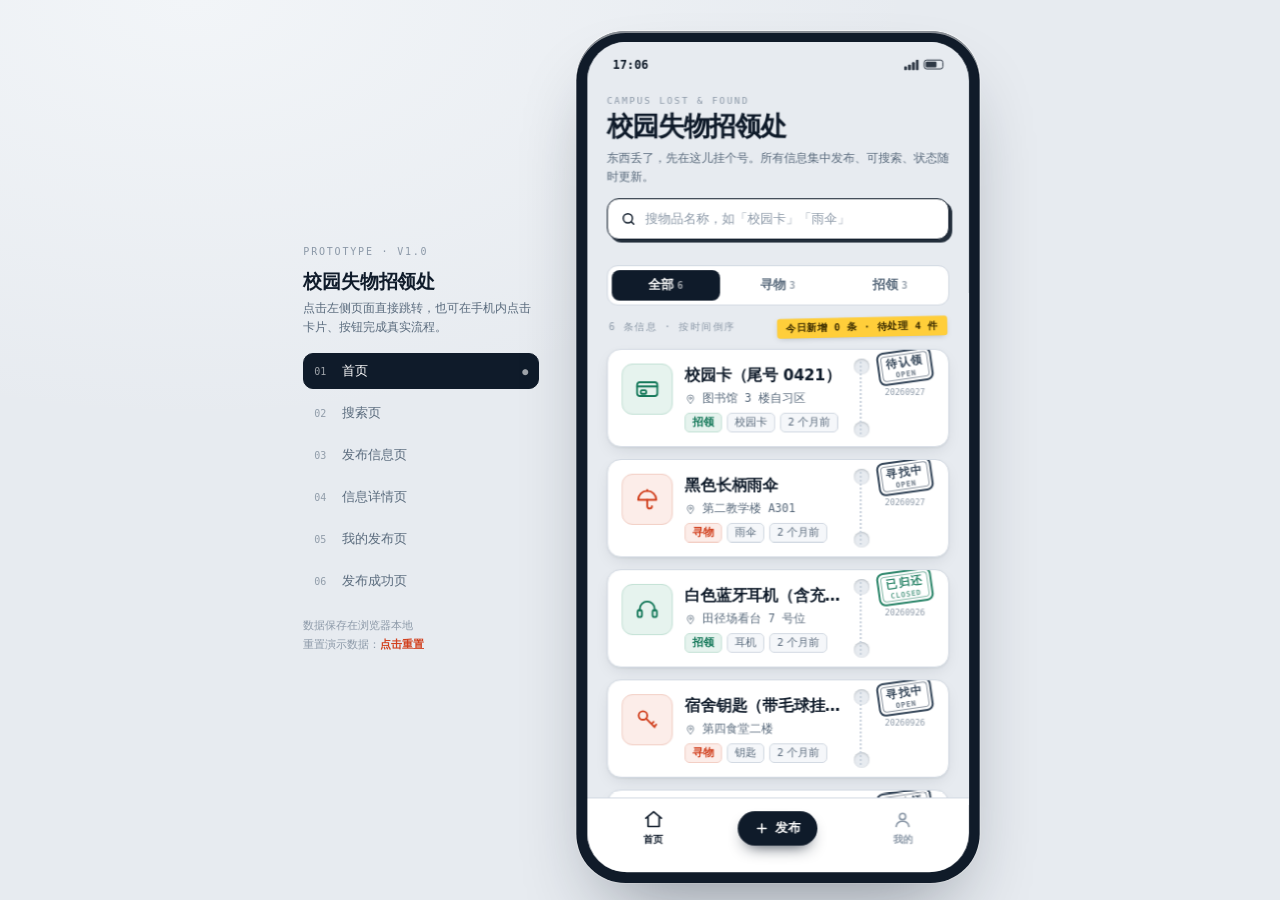
<file: index.html>
<!DOCTYPE html>
<html lang="zh-CN">
<head>
<meta charset="UTF-8">
<meta name="viewport" content="width=device-width, initial-scale=1">
<title>校园失物招领处</title>
<link rel="stylesheet" href="css/style.css">
</head>
<body>

<!-- 评审用原型导航 -->
<aside class="rail">
  <div class="rail-h">Prototype · v1.0</div>
  <h2 class="rail-title">校园失物招领处</h2>
  <p class="rail-sub">点击左侧页面直接跳转，也可在手机内点击卡片、按钮完成真实流程。</p>
  <ul class="rail-list" id="railList"></ul>
  <div class="rail-foot">
    数据保存在浏览器本地<br>
    重置演示数据：<a href="#" id="resetData" style="color:var(--lost);font-weight:700;text-decoration:none">点击重置</a>
  </div>
</aside>

<div class="phone-wrap" id="phoneWrap">
<div class="phone">
  <div class="viewport">
    <div class="statusbar">
      <span id="clock">9:41</span>
      <span class="sb-r">
        <svg width="15" height="11" viewBox="0 0 15 11" fill="currentColor" style="opacity:.85"><rect x="0" y="7" width="3" height="4" rx="1"/><rect x="4" y="5" width="3" height="6" rx="1"/><rect x="8" y="2.5" width="3" height="8.5" rx="1"/><rect x="12" y="0" width="3" height="11" rx="1"/></svg>
        <span class="sb-bat"></span>
      </span>
    </div>

    <!-- ①首页 -->
    <section class="screen" id="s-home">
      <div class="screen-body">
        <div class="home-head">
          <div class="eyebrow">Campus Lost &amp; Found</div>
          <h1>校园失物招领处</h1>
          <p>东西丢了，先在这儿挂个号。所有信息集中发布、可搜索、状态随时更新。</p>
          <button class="searchbar" onclick="go('search')">
            <svg viewBox="0 0 24 24" fill="none" stroke="currentColor" stroke-width="2.2" stroke-linecap="round"><circle cx="11" cy="11" r="7"/><path d="M20 20l-3.6-3.6"/></svg>
            <span>搜物品名称，如「校园卡」「雨伞」</span>
          </button>
        </div>
        <div class="seg" id="homeSeg">
          <button data-f="all" class="on">全部<span class="count" id="c-all"></span></button>
          <button data-f="lost">寻物<span class="count" id="c-lost"></span></button>
          <button data-f="found">招领<span class="count" id="c-found"></span></button>
        </div>
        <div class="list-head">
          <span class="t" id="homeCount">—</span>
          <span class="tape" id="homeTicker">今日新增 —</span>
        </div>
        <div class="list" id="homeList"></div>
      </div>
      <nav class="nav">
        <button class="nav-item on" onclick="go('home',{reset:1})">
          <svg viewBox="0 0 24 24" fill="none" stroke="currentColor" stroke-width="1.9" stroke-linecap="round" stroke-linejoin="round"><path d="M3 10.5L12 3l9 7.5"/><path d="M5.5 9.6V20h13V9.6"/></svg>
          首页
        </button>
        <button class="nav-pub" onclick="go('publish')">
          <svg viewBox="0 0 24 24" fill="none" stroke="currentColor" stroke-width="2.4" stroke-linecap="round"><path d="M12 5v14M5 12h14"/></svg>
          发布
        </button>
        <button class="nav-item" onclick="go('mine')">
          <svg viewBox="0 0 24 24" fill="none" stroke="currentColor" stroke-width="1.9" stroke-linecap="round" stroke-linejoin="round"><circle cx="12" cy="8.5" r="3.6"/><path d="M4.6 20c.6-3.7 3.7-6 7.4-6s6.8 2.3 7.4 6"/></svg>
          我的
        </button>
      </nav>
    </section>

    <!-- ②搜索页 -->
    <section class="screen no-nav" id="s-search" hidden>
      <div class="appbar">
        <button class="icon-btn" onclick="back()" aria-label="返回">
          <svg viewBox="0 0 24 24" fill="none" stroke="currentColor" stroke-width="2.3" stroke-linecap="round" stroke-linejoin="round"><path d="M15 5l-7 7 7 7"/></svg>
        </button>
        <h1>搜索</h1>
        <span class="spacer"></span>
        <span class="mini-note">关键词匹配</span>
      </div>
      <div class="screen-body">
        <div style="padding:0 20px 12px">
          <div class="searchbar" style="box-shadow:3px 3px 0 rgba(15,27,42,.9)">
            <svg viewBox="0 0 24 24" fill="none" stroke="currentColor" stroke-width="2.2" stroke-linecap="round" style="opacity:.55"><circle cx="11" cy="11" r="7"/><path d="M20 20l-3.6-3.6"/></svg>
            <input id="q" class="control" style="border:none;padding:0;background:transparent" placeholder="输入物品名称关键词" autocomplete="off">
            <button class="icon-btn" id="clearQ" style="width:22px;height:22px;border:none;box-shadow:none;background:var(--paper-2)" aria-label="清空">
              <svg viewBox="0 0 24 24" fill="none" stroke="currentColor" stroke-width="2.4" stroke-linecap="round" style="width:12px;height:12px"><path d="M6 6l12 12M18 6L6 18"/></svg>
            </button>
          </div>
        </div>
        <div class="chips" style="padding:0 20px 4px" id="hotWords"></div>
        <div class="seg" id="searchSeg" style="margin-top:14px">
          <button data-f="all" class="on">全部</button>
          <button data-f="lost">寻物</button>
          <button data-f="found">招领</button>
        </div>
        <div class="list-head"><span class="t" id="searchCount">搜索结果</span></div>
        <div class="list" id="searchList"></div>
      </div>
    </section>

    <!-- ③发布信息页 -->
    <section class="screen no-nav" id="s-publish" hidden>
      <div class="appbar">
        <button class="icon-btn" onclick="back()" aria-label="返回">
          <svg viewBox="0 0 24 24" fill="none" stroke="currentColor" stroke-width="2.3" stroke-linecap="round" stroke-linejoin="round"><path d="M15 5l-7 7 7 7"/></svg>
        </button>
        <h1>发布信息</h1>
        <span class="spacer"></span>
        <span class="mini-note">带 * 为必填</span>
      </div>
      <div class="screen-body">
        <div class="form">
          <div class="field">
            <label>信息类型 <span class="req">*</span></label>
            <div class="type-pick" id="typePick">
              <button class="type-opt" data-t="lost">
                <div class="tt">
                  <svg viewBox="0 0 24 24" fill="none" stroke="currentColor" stroke-width="2" stroke-linecap="round"><circle cx="11" cy="11" r="7"/><path d="M20 20l-3.6-3.6"/></svg>
                  我丢了东西
                </div>
                <div class="td">发布寻物信息，请同学帮忙留意</div>
              </button>
              <button class="type-opt" data-t="found">
                <div class="tt">
                  <svg viewBox="0 0 24 24" fill="none" stroke="currentColor" stroke-width="2" stroke-linecap="round" stroke-linejoin="round"><path d="M5 13l4 4L19 7"/></svg>
                  我捡到东西
                </div>
                <div class="td">发布招领信息，等失主来认领</div>
              </button>
            </div>
          </div>

          <div class="field">
            <label>物品名称 <span class="req">*</span></label>
            <input id="f-title" class="control" placeholder="如：校园卡 / 黑色雨伞 / 蓝牙耳机" maxlength="20">
            <span class="err-msg" data-for="f-title">请填写物品名称</span>
          </div>

          <div class="field">
            <label>物品类别</label>
            <div class="chips" id="catChips"></div>
          </div>

          <div class="field">
            <label>地点 <span class="req">*</span></label>
            <input id="f-place" class="control" placeholder="如：图书馆 3 楼自习区 / 第二教学楼 A301">
            <span class="err-msg" data-for="f-place">请填写丢失或拾获地点</span>
          </div>

          <div class="field">
            <label>时间 <span class="req">*</span></label>
            <input id="f-time" class="control" type="datetime-local">
            <span class="err-msg" data-for="f-time">请选择时间</span>
          </div>

          <div class="field">
            <label>详细描述 <span class="hint">可写特征，便于核对</span></label>
            <textarea id="f-desc" class="control" placeholder="如：卡面姓名首字母 W，尾号 0421，背面贴有蓝色贴纸"></textarea>
          </div>

          <div class="field">
            <label>联系方式 <span class="req">*</span></label>
            <input id="f-contact" class="control" placeholder="手机号 / 微信号，仅详情页展示">
            <span class="err-msg" data-for="f-contact">请填写联系方式</span>
          </div>

          <div class="field">
            <label>物品照片 <span class="hint">选填</span></label>
            <button class="upload" id="uploadBox" onclick="document.getElementById('fileInput').click()">
              <svg viewBox="0 0 24 24" fill="none" stroke="currentColor" stroke-width="1.9" stroke-linecap="round" stroke-linejoin="round"><rect x="3" y="4.5" width="18" height="15" rx="2.5"/><circle cx="8.6" cy="10" r="1.6"/><path d="M3.5 17l5-4.5 4 3.4 3-2.4 5 3.5"/></svg>
              <span>点击上传（选填）</span>
            </button>
            <input type="file" id="fileInput" accept="image/*" hidden>
          </div>
        </div>
      </div>
      <div class="actionbar">
        <div class="row">
          <button class="btn btn-ghost" onclick="back()" style="flex:0 0 40%">取消</button>
          <button class="btn btn-primary" id="submitBtn" onclick="submitPublish()">发布</button>
        </div>
      </div>
    </section>

    <!-- ④信息详情页 -->
    <section class="screen no-nav" id="s-detail" hidden>
      <div class="appbar">
        <button class="icon-btn" onclick="back()" aria-label="返回">
          <svg viewBox="0 0 24 24" fill="none" stroke="currentColor" stroke-width="2.3" stroke-linecap="round" stroke-linejoin="round"><path d="M15 5l-7 7 7 7"/></svg>
        </button>
        <h1>信息详情</h1>
        <span class="spacer"></span>
        <span class="mini-note" id="detailCode2">—</span>
      </div>
      <div class="screen-body" id="detailBody"></div>
      <div class="actionbar" id="detailActions"></div>
    </section>

    <!-- ⑤我的发布页 -->
    <section class="screen" id="s-mine" hidden>
      <div class="screen-body">
        <div class="appbar" style="padding-bottom:6px">
          <h1 style="font-size:13px;font-family:var(--font-mono);letter-spacing:.14em;color:var(--ink-3);text-transform:uppercase;font-weight:600">My Posts</h1>
          <span class="spacer"></span>
          <span class="mini-note">状态可随时更新</span>
        </div>
        <div class="mine-head">
          <h1>我的发布</h1>
          <div class="stat" id="mineStat">共 <b>0</b> 条 · 进行中 <b>0</b> 条 · 已完结 <b>0</b> 条</div>
        </div>
        <div class="seg" id="mineSeg">
          <button data-f="all" class="on">全部</button>
          <button data-f="open">进行中</button>
          <button data-f="closed">已完结</button>
        </div>
        <div class="list" id="mineList"></div>
      </div>
      <nav class="nav">
        <button class="nav-item" onclick="go('home',{reset:1})">
          <svg viewBox="0 0 24 24" fill="none" stroke="currentColor" stroke-width="1.9" stroke-linecap="round" stroke-linejoin="round"><path d="M3 10.5L12 3l9 7.5"/><path d="M5.5 9.6V20h13V9.6"/></svg>
          首页
        </button>
        <button class="nav-pub" onclick="go('publish')">
          <svg viewBox="0 0 24 24" fill="none" stroke="currentColor" stroke-width="2.4" stroke-linecap="round"><path d="M12 5v14M5 12h14"/></svg>
          发布
        </button>
        <button class="nav-item on" onclick="go('mine',{reset:1})">
          <svg viewBox="0 0 24 24" fill="none" stroke="currentColor" stroke-width="1.9" stroke-linecap="round" stroke-linejoin="round"><circle cx="12" cy="8.5" r="3.6"/><path d="M4.6 20c.6-3.7 3.7-6 7.4-6s6.8 2.3 7.4 6"/></svg>
          我的
        </button>
      </nav>
    </section>

    <!-- ⑥发布成功页 -->
    <section class="screen no-nav" id="s-success" hidden>
      <div class="done-wrap">
        <div class="big-stamp">
          <div>
            <div class="bt" id="successStamp">已发布</div>
            <div class="bs">CAMPUS L&amp;F</div>
          </div>
        </div>
        <h2 id="successTitle">发布成功</h2>
        <p id="successDesc">信息已进入招领处列表，其他同学可以直接搜索到它。</p>
        <div class="receipt" id="successReceipt"></div>
      </div>
      <div class="actionbar">
        <button class="btn btn-primary" onclick="go('home',{reset:1})">返回首页</button>
        <div class="row">
          <button class="btn btn-ghost" onclick="go('mine',{reset:1})">查看我的发布</button>
        </div>
      </div>
    </section>

    <div class="toast" id="toast"></div>
  </div>
</div>
</div>

<script src="js/icons.js"></script>
<script src="js/storage.js"></script>
<script src="js/utils.js"></script>
<script src="js/app.js"></script>
<script>
  document.addEventListener('DOMContentLoaded', startApp);
</script>
</body>
</html>
</file>
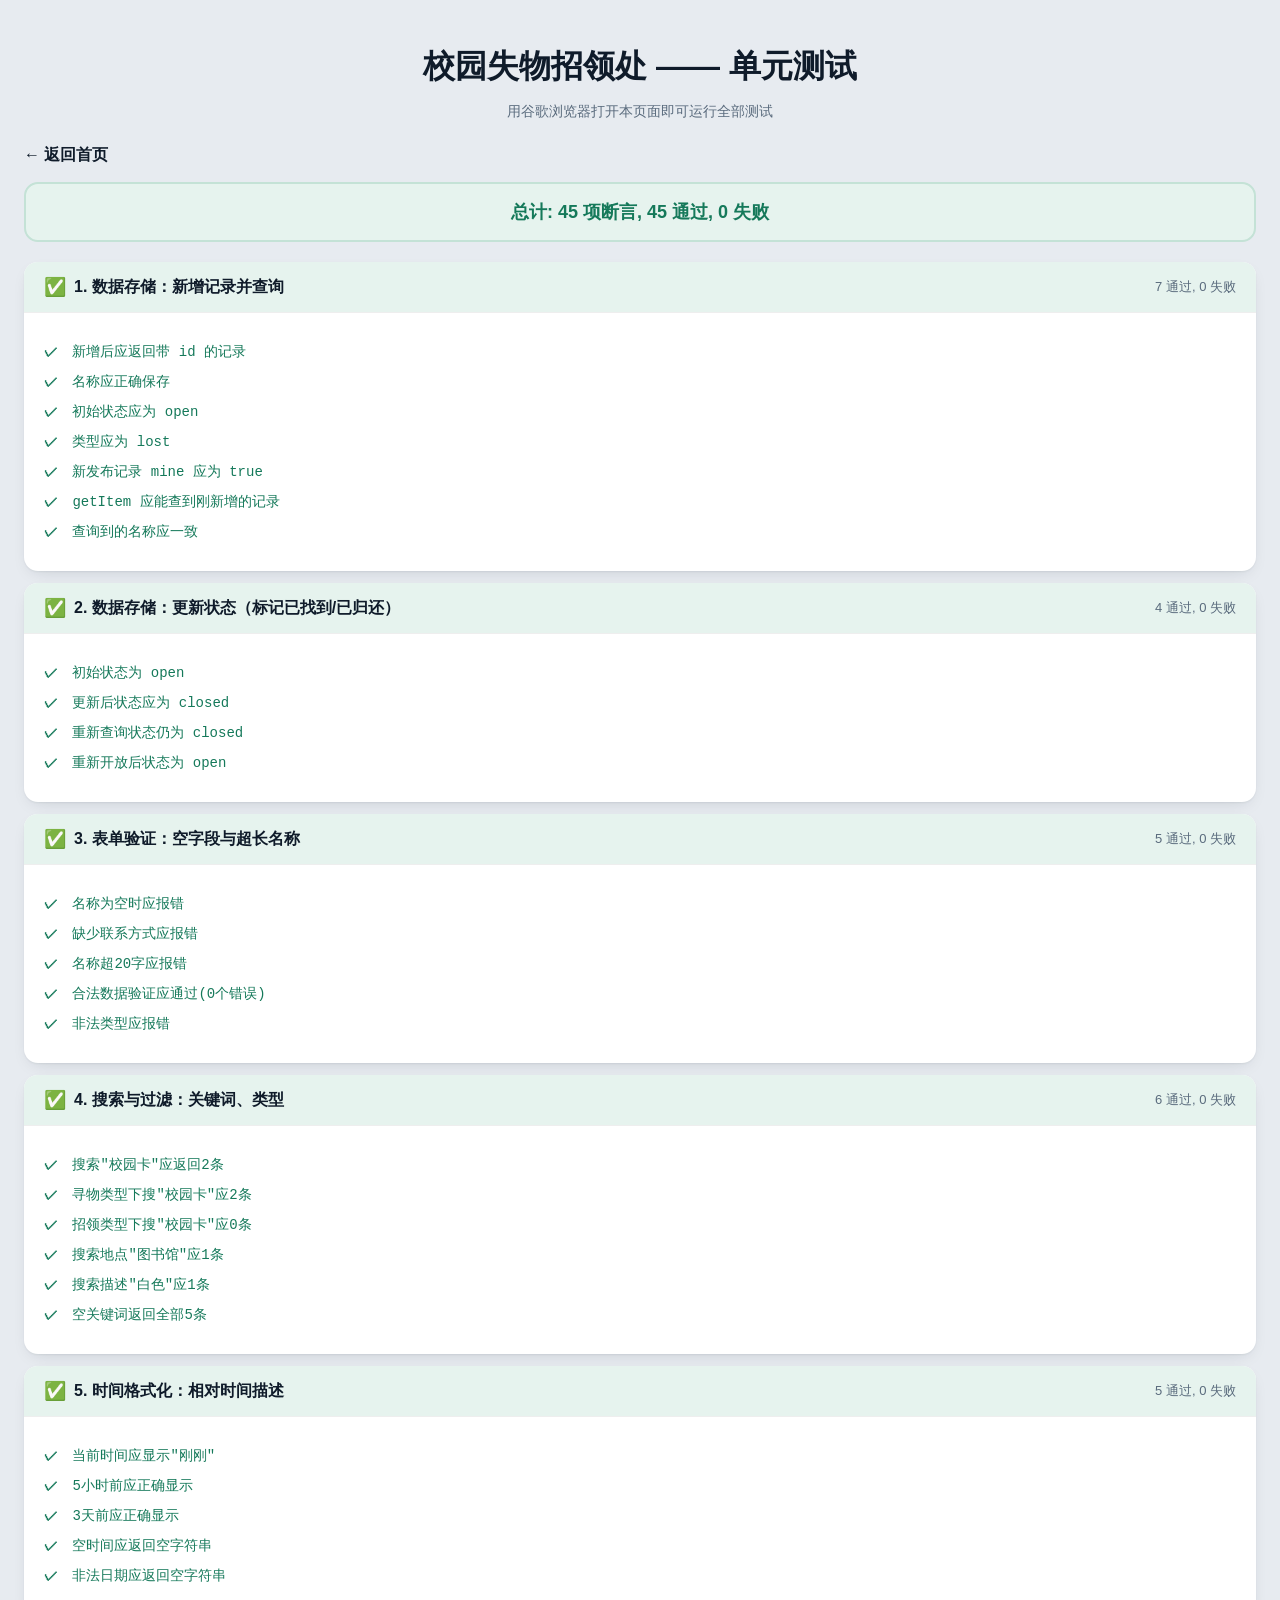
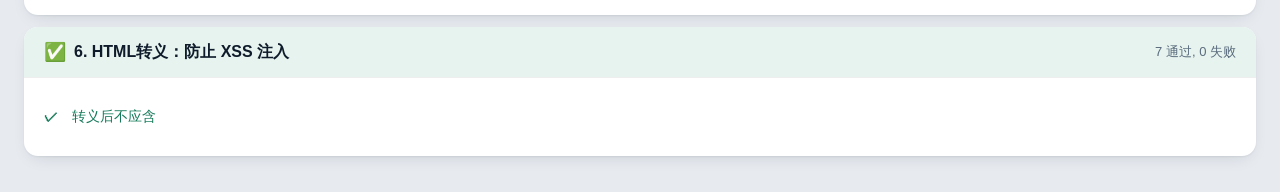
<file: tests/tests.html>
<!DOCTYPE html>
<html lang="zh-CN">
<head>
<meta charset="UTF-8">
<meta name="viewport" content="width=device-width, initial-scale=1">
<title>单元测试 —— 校园失物招领处</title>
<style>
  body { font-family: -apple-system, "Segoe UI", "PingFang SC", "Microsoft YaHei", sans-serif; background:#E7EBF0; margin:0; padding:24px; color:#0F1B2A; }
  h1 { text-align:center; margin-bottom:4px; }
  .subtitle { text-align:center; color:#5A6B7D; margin-bottom:24px; font-size:14px; }
  .test-summary { text-align:center; font-size:18px; font-weight:700; padding:16px; border-radius:14px; margin-bottom:20px; }
  .test-summary.all-pass { background:#E6F3EE; color:#15795A; border:2px solid #C4E2D6; }
  .test-summary.has-fail { background:#FCEDE9; color:#D2401E; border:2px solid #F3CFC5; }
  .test-group { background:#fff; border-radius:14px; margin-bottom:12px; overflow:hidden; box-shadow:0 1px 2px rgba(15,27,42,.06),0 6px 18px -8px rgba(15,27,42,.18); }
  .test-group-header { padding:14px 20px; font-weight:700; font-size:16px; display:flex; align-items:center; gap:8px; border-bottom:1px solid #eee; }
  .test-group.pass .test-group-header { background:#E6F3EE; }
  .test-group.fail .test-group-header { background:#FCEDE9; }
  .test-status { font-size:18px; }
  .test-count { margin-left:auto; font-size:13px; color:#5A6B7D; font-weight:normal; }
  .test-list { list-style:none; padding:8px 20px; }
  .test-list li { padding:6px 0; font-size:14px; font-family:ui-monospace,monospace; }
  .test-list li.pass { color:#15795A; }
  .test-list li.fail { color:#D2401E; }
  .test-list li span { display:inline-block; width:20px; font-weight:bold; }
  .back-link { display:inline-block; margin-bottom:16px; text-decoration:none; color:#0F1B2A; font-weight:700; }
</style>
</head>
<body>
  <h1>校园失物招领处 —— 单元测试</h1>
  <p class="subtitle">用谷歌浏览器打开本页面即可运行全部测试</p>
  <a href="../index.html" class="back-link">← 返回首页</a>
  <div id="test-results"><p style="text-align:center;color:#8C99A8;">正在运行测试...</p></div>

  <script src="../js/icons.js"></script>
  <script src="../js/storage.js"></script>
  <script src="../js/utils.js"></script>
  <script src="tests.js"></script>
  <script>runAllTests();</script>
</body>
</html>
</file>
<file: css/style.css>
/* ============================================================
   设计系统 —— 校园失物招领处
   概念：校园失物招领处的「招领票根」
   红=寻物（急）  绿=招领（已收好）  墨=中性操作  黄=胶带高亮
   ============================================================ */
:root{
  --canvas:#E7EBF0;          /* 公告栏冷灰底 */
  --paper:#FFFFFF;           /* 票根纸 */
  --paper-2:#F5F7FA;
  --ink:#0F1B2A;             /* 墨 */
  --ink-2:#5A6B7D;
  --ink-3:#8C99A8;
  --line:#D3DAE3;
  --lost:#D2401E;            /* 寻物 · 印章红 */
  --lost-bg:#FCEDE9;
  --found:#15795A;           /* 招领 · 松绿 */
  --found-bg:#E6F3EE;
  --tape:#FFCE3A;            /* 胶带黄 */
  --tape-bg:#FFF6DA;
  --done:#4B6B45;
  --radius:14px;
  --shadow:0 1px 2px rgba(15,27,42,.06), 0 6px 18px -8px rgba(15,27,42,.18);
  --font-sans:"Noto Sans SC","PingFang SC","Hiragino Sans GB","Microsoft YaHei",system-ui,-apple-system,sans-serif;
  --font-mono:"IBM Plex Mono",ui-monospace,SFMono-Regular,Menlo,Consolas,monospace;
  --s:1;
}
*{box-sizing:border-box;-webkit-tap-highlight-color:transparent}
html,body{margin:0;padding:0}
body{
  font-family:var(--font-sans);
  background:
    radial-gradient(1200px 700px at 15% 0%, #F2F5F8 0%, transparent 60%),
    var(--canvas);
  color:var(--ink);
  min-height:100vh;
  display:flex;align-items:center;justify-content:center;
  gap:34px;padding:24px 20px;
  overflow-x:hidden;
}
button,input,textarea,select{font:inherit;color:inherit}
button{cursor:pointer;border:none;background:none}
::-webkit-scrollbar{width:0;height:0}

/* ---------------- 左侧原型导航（评审用） ---------------- */
.rail{width:236px;flex:0 0 auto}
.rail-h{font-family:var(--font-mono);font-size:10px;letter-spacing:.18em;color:var(--ink-3);text-transform:uppercase;margin-bottom:12px}
.rail-title{font-size:19px;font-weight:900;letter-spacing:-.01em;margin:0 0 4px}
.rail-sub{font-size:12px;color:var(--ink-2);line-height:1.6;margin:0 0 16px}
.rail-list{list-style:none;margin:0;padding:0;display:flex;flex-direction:column;gap:6px}
.rail-item{
  display:flex;align-items:center;gap:10px;width:100%;text-align:left;
  padding:8px 10px;border-radius:10px;font-size:13px;color:var(--ink-2);
  border:1px solid transparent;transition:.16s;
}
.rail-item:hover{background:#fff;border-color:var(--line);color:var(--ink)}
.rail-item.on{background:var(--ink);color:#fff;border-color:var(--ink)}
.rail-num{font-family:var(--font-mono);font-size:10px;opacity:.6;min-width:18px}
.rail-foot{margin-top:18px;font-size:11px;color:var(--ink-3);line-height:1.7}
@keyframes popIn{from{transform:scale(.94);opacity:0}to{transform:scale(1);opacity:1}}
.rail-list li{animation:popIn .3s backwards}
.rail-list li:nth-child(1){animation-delay:.02s}
.rail-list li:nth-child(2){animation-delay:.06s}
.rail-list li:nth-child(3){animation-delay:.10s}
.rail-list li:nth-child(4){animation-delay:.14s}
.rail-list li:nth-child(5){animation-delay:.18s}
.rail-list li:nth-child(6){animation-delay:.22s}

/* ---------------- 手机外框 ---------------- */
.phone-wrap{width:calc(410px * var(--s));height:calc(866px * var(--s));flex:0 0 auto;display:grid;place-items:center}
.phone{
  width:410px;height:866px;flex:0 0 auto;
  background:#101B29;border-radius:50px;padding:11px;
  box-shadow:0 40px 80px -30px rgba(15,27,42,.45),0 2px 0 rgba(255,255,255,.5) inset,0 0 0 1px rgba(255,255,255,.6);
  transform:scale(var(--s));
}
.viewport{
  position:relative;width:100%;height:100%;background:var(--canvas);
  border-radius:40px;overflow:hidden;isolation:isolate;
}
/* 状态栏 */
.statusbar{
  position:absolute;top:0;left:0;right:0;height:46px;z-index:60;
  display:flex;align-items:center;justify-content:space-between;
  padding:0 26px;font-family:var(--font-mono);font-size:12px;font-weight:600;
  color:var(--ink);pointer-events:none;mix-blend-mode:multiply;
}
.statusbar .sb-r{display:flex;gap:5px;align-items:center}
.sb-bat{width:20px;height:10px;border:1.4px solid currentColor;border-radius:3px;position:relative;opacity:.85}
.sb-bat::after{content:"";position:absolute;left:1.4px;top:1.4px;bottom:1.4px;width:11px;background:currentColor;border-radius:1px}

/* ---------------- 屏幕容器 ---------------- */
.screen{
  position:absolute;inset:0;display:flex;flex-direction:column;
  background:var(--canvas);will-change:transform;
}
.screen[hidden]{display:none}
@keyframes inFwd{from{transform:translateX(26px);opacity:0}to{transform:none;opacity:1}}
@keyframes inBack{from{transform:translateX(-26px);opacity:0}to{transform:none;opacity:1}}
.screen.fwd{animation:inFwd .26s cubic-bezier(.22,.7,.3,1)}
.screen.back{animation:inBack .26s cubic-bezier(.22,.7,.3,1)}
.screen-body{flex:1;overflow-y:auto;overscroll-behavior:contain;padding-bottom:14px}
.screen.no-nav .screen-body{padding-bottom:26px}

/* 顶部栏 */
.appbar{
  padding:54px 20px 12px;display:flex;align-items:center;gap:12px;flex:0 0 auto;
  background:linear-gradient(180deg,var(--canvas) 62%,rgba(231,235,240,0));
}
.appbar h1{font-size:17px;font-weight:800;margin:0;letter-spacing:-.01em}
.appbar .sub{font-family:var(--font-mono);font-size:10px;color:var(--ink-3);letter-spacing:.14em;text-transform:uppercase}
.icon-btn{
  width:34px;height:34px;border-radius:50%;display:grid;place-items:center;
  background:var(--paper);border:1px solid var(--line);color:var(--ink);flex:0 0 auto;
  box-shadow:0 1px 2px rgba(15,27,42,.05);transition:.15s;
}
.icon-btn:hover{background:var(--ink);color:#fff;border-color:var(--ink)}
.icon-btn svg{width:16px;height:16px}
.appbar .spacer{flex:1}
.mini-note{font-family:var(--font-mono);font-size:10px;color:var(--ink-3)}

/* ---------------- 招领票根列表 ---------------- */
.list{display:flex;flex-direction:column;gap:12px;padding:4px 20px 8px}
.ticket{
  position:relative;background:var(--paper);border-radius:var(--radius);
  border:1px solid var(--line);box-shadow:var(--shadow);
  padding:14px 100px 14px 14px;cursor:pointer;
  transition:transform .16s ease,box-shadow .16s ease;
  overflow:hidden;
}
.ticket:hover{transform:translateY(-2px);box-shadow:0 2px 3px rgba(15,27,42,.06),0 14px 26px -12px rgba(15,27,42,.28)}
.ticket::after{content:"";position:absolute;top:12px;bottom:12px;right:88px;border-left:2px dotted #C9D2DD}
.punch{
  position:absolute;right:80px;width:16px;height:16px;border-radius:50%;
  background:var(--canvas);box-shadow:inset 0 1px 2px rgba(15,27,42,.22);
}
.punch.t{top:9px}
.punch.b{bottom:9px}
.stub{
  position:absolute;top:0;right:0;bottom:0;width:88px;
  display:grid;place-items:center;grid-auto-rows:min-content;gap:4px;
}
.tk-main{display:flex;gap:12px}
.tk-icon{
  width:52px;height:52px;border-radius:11px;flex:0 0 auto;
  display:grid;place-items:center;border:1px solid;
}
.tk-icon svg{width:26px;height:26px}
.type-lost{background:var(--lost-bg);border-color:#F3CFC5;color:var(--lost)}
.type-found{background:var(--found-bg);border-color:#C4E2D6;color:var(--found)}
.tk-body{min-width:0;flex:1}
.tk-title{font-size:15.5px;font-weight:800;margin:2px 0 5px;letter-spacing:-.01em;white-space:nowrap;overflow:hidden;text-overflow:ellipsis}
.tk-meta{display:flex;align-items:center;gap:6px;font-size:11.5px;color:var(--ink-2);margin:0 0 7px;font-family:var(--font-mono);white-space:nowrap;overflow:hidden}
.tk-meta svg{width:12px;height:12px;flex:0 0 auto;opacity:.7}
.tk-tags{display:flex;gap:5px;flex-wrap:wrap}
.tag{
  font-size:10.5px;padding:2px 7px;border-radius:5px;background:var(--paper-2);
  color:var(--ink-2);border:1px solid var(--line);white-space:nowrap;
}
.tag-lost{background:var(--lost-bg);color:var(--lost);border-color:#F3CFC5;font-weight:700}
.tag-found{background:var(--found-bg);color:var(--found);border-color:#C4E2D6;font-weight:700}
.tag-done{background:#EEF1E9;color:var(--done);border-color:#D9E1D2;font-weight:700}

/* 橡皮图章 */
.stamp{
  position:relative;display:inline-flex;flex-direction:column;align-items:center;
  font-family:var(--font-sans);font-weight:800;font-size:11.5px;letter-spacing:.06em;
  padding:3px 7px;border:2px solid currentColor;border-radius:7px;color:var(--ink);
  transform:rotate(-8deg);opacity:.9;
}
.stamp::before{content:"";position:absolute;inset:2px;border:1px solid currentColor;border-radius:4px;opacity:.55}
.stamp.open{color:#213449}
.stamp.closed{color:var(--found)}
.stamp.done{color:var(--done)}
.stamp .stamp-sub{font-family:var(--font-mono);font-size:7.5px;letter-spacing:.1em;opacity:.75;font-weight:600}
@keyframes stampIn{
  0%{transform:rotate(-8deg) scale(2.1);opacity:0}
  55%{transform:rotate(-8deg) scale(.92);opacity:1}
  75%{transform:rotate(-8deg) scale(1.05)}
  100%{transform:rotate(-8deg) scale(1);opacity:.9}
}
.stamp.hit{animation:stampIn .5s cubic-bezier(.3,1.4,.5,1)}

/* 胶带高亮条 */
.tape{
  display:inline-block;background:var(--tape);color:#3A2B00;
  font-family:var(--font-mono);font-size:10px;font-weight:700;letter-spacing:.06em;
  padding:3px 9px;border-radius:3px;transform:rotate(-1.2deg);
  box-shadow:0 2px 6px -3px rgba(15,27,42,.35);
}

/* ---------------- 首页头部 ---------------- */
.home-head{padding:54px 20px 12px}
.eyebrow{font-family:var(--font-mono);font-size:9.5px;letter-spacing:.2em;color:var(--ink-3);text-transform:uppercase;margin-bottom:6px}
.home-head h1{font-size:27px;font-weight:900;letter-spacing:-.035em;margin:0 0 8px;line-height:1.1}
.home-head p{margin:0 0 12px;font-size:12px;color:var(--ink-2);line-height:1.6}

/* 搜索框 */
.searchbar{
  display:flex;align-items:center;gap:9px;width:100%;
  background:var(--paper);border:1.5px solid var(--ink);border-radius:12px;
  padding:11px 13px;box-shadow:3px 3px 0 rgba(15,27,42,.9);
  transition:.15s;
}
.searchbar:active{transform:translate(3px,3px);box-shadow:0 0 0 rgba(15,27,42,.9)}
.searchbar svg{width:16px;height:16px;flex:0 0 auto}
.searchbar span{font-size:13px;color:var(--ink-3)}

/* 分段控件 */
.seg{
  display:flex;gap:4px;background:var(--paper);border:1px solid var(--line);
  border-radius:11px;padding:4px;margin:14px 20px 12px;position:relative;
}
.seg button{
  flex:1;padding:7px 0;border-radius:8px;font-size:12.5px;font-weight:700;color:var(--ink-2);
  transition:.18s;position:relative;z-index:1;
}
.seg button.on{background:var(--ink);color:#fff}
.seg .count{font-family:var(--font-mono);font-size:10px;opacity:.6;margin-left:3px}
.list-head{display:flex;align-items:center;justify-content:space-between;padding:0 22px 8px}
.list-head .t{font-family:var(--font-mono);font-size:10px;letter-spacing:.14em;color:var(--ink-3);text-transform:uppercase}

/* ---------------- 表单 ---------------- */
.form{padding:2px 20px 0;display:flex;flex-direction:column;gap:16px}
.field{display:flex;flex-direction:column;gap:7px}
.field > label{font-size:12px;font-weight:700;color:var(--ink);display:flex;align-items:center;gap:5px}
.field > label .req{color:var(--lost);font-size:11px}
.field .hint{font-family:var(--font-mono);font-size:10px;color:var(--ink-3);font-weight:500}
.control{
  width:100%;background:var(--paper);border:1px solid var(--line);border-radius:11px;
  padding:11px 13px;font-size:13.5px;color:var(--ink);transition:.15s;outline:none;
}
.control::placeholder{color:#A8B2BE}
.control:focus{border-color:var(--ink);box-shadow:0 0 0 3px rgba(15,27,42,.08)}
textarea.control{resize:none;line-height:1.6;min-height:74px}
.control.err{border-color:var(--lost);background:var(--lost-bg)}
.err-msg{font-size:11px;color:var(--lost);display:none}
.err-msg.show{display:block}
.row2{display:grid;grid-template-columns:1fr 1fr;gap:10px}

/* 类型选择票 */
.type-pick{display:grid;grid-template-columns:1fr 1fr;gap:10px}
.type-opt{
  position:relative;text-align:left;padding:13px 12px;border-radius:12px;
  background:var(--paper);border:1.5px solid var(--line);transition:.16s;overflow:hidden;
}
.type-opt .tt{font-size:14.5px;font-weight:800;display:flex;align-items:center;gap:6px}
.type-opt .td{font-size:10.5px;color:var(--ink-2);margin-top:4px;line-height:1.45}
.type-opt svg{width:16px;height:16px}
.type-opt[data-t="lost"].on{border-color:var(--lost);background:var(--lost-bg)}
.type-opt[data-t="found"].on{border-color:var(--found);background:var(--found-bg)}
.type-opt.on::after{
  content:"";position:absolute;top:9px;right:9px;width:15px;height:15px;border-radius:50%;
  background:currentColor;
}
.type-opt[data-t="lost"].on{color:var(--lost)}
.type-opt[data-t="found"].on{color:var(--found)}
.type-opt.on::before{
  content:"";position:absolute;top:13.5px;right:13px;width:6px;height:3px;border-left:1.6px solid #fff;
  border-bottom:1.6px solid #fff;transform:rotate(-45deg);z-index:2;
}

/* 类别 chips */
.chips{display:flex;flex-wrap:wrap;gap:7px}
.chip{
  padding:6px 11px;border-radius:20px;border:1px solid var(--line);background:var(--paper);
  font-size:12px;color:var(--ink-2);transition:.15s;
}
.chip:hover{border-color:var(--ink-3)}
.chip.on{background:var(--ink);border-color:var(--ink);color:#fff;font-weight:700}

/* 上传格 */
.upload{
  border:1.5px dashed #B9C4D0;border-radius:12px;background:var(--paper-2);
  height:94px;display:flex;flex-direction:column;align-items:center;justify-content:center;gap:5px;
  color:var(--ink-3);font-size:11.5px;transition:.15s;overflow:hidden;
}
.upload:hover{border-color:var(--ink);color:var(--ink)}
.upload svg{width:20px;height:20px}
.upload.has{border-style:solid;border-color:var(--line);background:#000;padding:0}
.upload img{width:100%;height:100%;object-fit:cover;display:block}

/* ---------------- 按钮 ---------------- */
.btn{
  display:flex;align-items:center;justify-content:center;gap:7px;
  padding:13px 16px;border-radius:12px;font-size:14px;font-weight:800;letter-spacing:.01em;
  transition:.16s;width:100%;
}
.btn svg{width:16px;height:16px}
.btn-primary{background:var(--ink);color:#fff;box-shadow:0 8px 18px -10px rgba(15,27,42,.8)}
.btn-primary:hover{background:#1C2E44}
.btn-primary:active{transform:translateY(1px)}
.btn-lost{background:var(--lost);color:#fff;box-shadow:0 8px 18px -10px rgba(210,64,30,.9)}
.btn-lost:hover{background:#B8361A}
.btn-found{background:var(--found);color:#fff;box-shadow:0 8px 18px -10px rgba(21,121,90,.9)}
.btn-found:hover{background:#0F6449}
.btn-ghost{background:var(--paper);border:1px solid var(--line);color:var(--ink)}
.btn-ghost:hover{border-color:var(--ink)}
.btn-danger{background:var(--paper);border:1px solid #EFC9C0;color:var(--lost)}
.btn-danger:hover{background:var(--lost-bg)}
.btn:disabled{opacity:.45;cursor:not-allowed}
.btn-sm{padding:7px 11px;font-size:11.5px;border-radius:9px;width:auto;font-weight:700}
@keyframes shake{0%,100%{transform:none}20%{transform:translateX(-4px)}40%{transform:translateX(4px)}60%{transform:translateX(-2px)}80%{transform:translateX(2px)}}
.shake{animation:shake .35s}

/* 底部操作条 */
.actionbar{
  flex:0 0 auto;padding:12px 20px 26px;background:linear-gradient(0deg,var(--canvas) 72%,rgba(231,235,240,0));
  display:flex;flex-direction:column;gap:9px;
}
.actionbar .row{display:flex;gap:9px}

/* ---------------- 底部导航 ---------------- */
.nav{
  flex:0 0 auto;display:flex;align-items:center;justify-content:space-around;
  background:var(--paper);border-top:1px solid var(--line);
  padding:9px 12px 24px;
}
.nav-item{
  display:flex;flex-direction:column;align-items:center;gap:3px;
  font-size:10px;color:var(--ink-3);padding:2px 14px;border-radius:9px;transition:.15s;font-weight:600;
}
.nav-item svg{width:21px;height:21px}
.nav-item.on{color:var(--ink)}
.nav-pub{
  display:flex;align-items:center;gap:6px;background:var(--ink);color:#fff;
  padding:9px 17px;border-radius:22px;font-size:12.5px;font-weight:800;
  box-shadow:0 8px 16px -8px rgba(15,27,42,.9);transition:.16s;
}
.nav-pub svg{width:15px;height:15px}
.nav-pub:hover{transform:translateY(-2px)}

/* ---------------- 详情页 ---------------- */
.hero{
  position:relative;height:196px;display:grid;place-items:center;overflow:hidden;
  border-bottom:2px dotted #C9D2DD;
}
.hero.lost{background:linear-gradient(160deg,#F7E2DC,#FCEDE9 60%,#F5F7FA)}
.hero.found{background:linear-gradient(160deg,#DDEBE5,#E9F4EF 60%,#F5F7FA)}
.hero .big-icon{width:104px;height:104px;opacity:.85}
.hero .big-icon svg{width:100%;height:100%}
.hero img{position:absolute;inset:0;width:100%;height:100%;object-fit:cover}
.hero .stamp{position:absolute;right:22px;top:74px;font-size:16px;padding:6px 11px;border-width:3px;background:rgba(255,255,255,.72)}
.hero .code{
  position:absolute;left:18px;bottom:11px;font-family:var(--font-mono);font-size:10px;
  color:var(--ink-2);letter-spacing:.08em;
}
.detail-head{padding:16px 20px 0}
.detail-head h2{font-size:20px;font-weight:900;margin:0 0 8px;letter-spacing:-.02em}
.detail-head .tags{display:flex;gap:6px;flex-wrap:wrap}
.specs{margin:14px 20px 0;background:var(--paper);border:1px solid var(--line);border-radius:var(--radius);padding:6px 14px;box-shadow:var(--shadow)}
.spec{display:flex;align-items:baseline;gap:8px;padding:9px 0;border-bottom:1px dotted var(--line);font-size:12.5px}
.spec:last-child{border-bottom:none}
.spec .k{color:var(--ink-3);flex:0 0 46px;font-size:11.5px}
.spec .d{flex:1;border-bottom:1px dotted #E2E8EF;transform:translateY(-3px)}
.spec .v{font-weight:600;text-align:right;max-width:62%}
.spec .v.mono{font-family:var(--font-mono);font-weight:500}
.block{margin:14px 20px 0;background:var(--paper);border:1px solid var(--line);border-radius:var(--radius);padding:14px;box-shadow:var(--shadow)}
.block h3{font-family:var(--font-mono);font-size:10px;letter-spacing:.14em;text-transform:uppercase;color:var(--ink-3);margin:0 0 9px}
.block p{margin:0;font-size:13px;line-height:1.75;color:#26364A}
.contact-card{display:flex;align-items:center;gap:11px}
.contact-card .avatar{
  width:38px;height:38px;border-radius:50%;background:var(--ink);color:#fff;
  display:grid;place-items:center;font-size:13px;font-weight:800;flex:0 0 auto;
}
.contact-card .who{font-size:13px;font-weight:700}
.contact-card .val{font-family:var(--font-mono);font-size:12.5px;color:var(--ink-2);margin-top:2px}
.contact-card .val.blur{filter:blur(4.5px);user-select:none}
.notice{
  margin:14px 20px 0;padding:10px 13px;border-radius:11px;background:var(--tape-bg);
  border:1px dashed #E3CB7A;font-size:11.5px;color:#5C4A12;line-height:1.6;
}

/* ---------------- 我的发布 ---------------- */
.mine-head{padding:2px 20px 12px}
.mine-head h1{font-size:25px;font-weight:900;letter-spacing:-.03em;margin:0 0 6px}
.mine-head .stat{font-family:var(--font-mono);font-size:11px;color:var(--ink-2)}
.mine-head .stat b{color:var(--ink)}
.tk-actions{display:flex;gap:6px;margin-top:9px;flex-wrap:wrap}
.tk-actions .mini{
  padding:5px 9px;border-radius:8px;border:1px solid var(--line);background:var(--paper-2);
  font-size:11px;font-weight:700;color:var(--ink-2);transition:.15s;
}
.tk-actions .mini:hover{border-color:var(--ink);color:var(--ink)}
.tk-actions .mini.go{background:var(--found);border-color:var(--found);color:#fff}
.tk-actions .mini.go:hover{background:#0F6449}
.tk-actions .mini.re{border-color:#C9D2DD;color:var(--ink-2);background:#fff}

/* ---------------- 成功页 ---------------- */
.done-wrap{flex:1;display:flex;flex-direction:column;align-items:center;justify-content:center;padding:0 34px;text-align:center;gap:16px}
@keyframes bigStamp{
  0%{transform:rotate(-11deg) scale(2.6);opacity:0}
  60%{transform:rotate(-11deg) scale(.9);opacity:1}
  78%{transform:rotate(-11deg) scale(1.06)}
  100%{transform:rotate(-11deg) scale(1);opacity:1}
}
.big-stamp{
  width:150px;height:150px;border-radius:50%;border:5px solid var(--found);color:var(--found);
  display:grid;place-items:center;position:relative;transform:rotate(-11deg);
  animation:bigStamp .6s cubic-bezier(.3,1.3,.5,1) both;
}
.big-stamp::before{content:"";position:absolute;inset:7px;border:2px solid currentColor;border-radius:50%;opacity:.6}
.big-stamp .bt{font-size:26px;font-weight:900;letter-spacing:.04em;line-height:1.15;text-align:center}
.big-stamp .bs{font-family:var(--font-mono);font-size:8.5px;letter-spacing:.16em;margin-top:4px;opacity:.8}
.done-wrap h2{font-size:22px;font-weight:900;margin:6px 0 0;letter-spacing:-.02em}
.done-wrap p{margin:0;font-size:12.5px;color:var(--ink-2);line-height:1.7}
.receipt{
  width:100%;background:var(--paper);border:1px dashed #B9C4D0;border-radius:12px;
  padding:12px 14px;display:flex;flex-direction:column;gap:7px;
}
.receipt .r{display:flex;justify-content:space-between;font-size:12px}
.receipt .r .k{color:var(--ink-3)}
.receipt .r .v{font-family:var(--font-mono);font-weight:600}

/* ---------------- 空状态 ---------------- */
.empty{padding:54px 34px;text-align:center;display:flex;flex-direction:column;align-items:center;gap:9px}
.empty .art{width:104px;height:104px;opacity:.35}
.empty .art svg{width:100%;height:100%}
.empty h3{margin:0;font-size:15px;font-weight:800}
.empty p{margin:0;font-size:12px;color:var(--ink-2);line-height:1.65}

/* toast */
.toast{
  position:absolute;left:50%;bottom:96px;transform:translate(-50%,14px);
  background:var(--ink);color:#fff;font-size:12.5px;font-weight:600;
  padding:10px 16px;border-radius:11px;opacity:0;pointer-events:none;transition:.24s;z-index:90;
  box-shadow:0 14px 26px -12px rgba(15,27,42,.9);max-width:78%;
}
.toast.show{opacity:1;transform:translate(-50%,0)}

@media (max-width:1080px){ .rail{display:none} body{gap:0} }
@media (prefers-reduced-motion:reduce){
  *{animation-duration:.001s !important;transition-duration:.001s !important}
}
</file>
